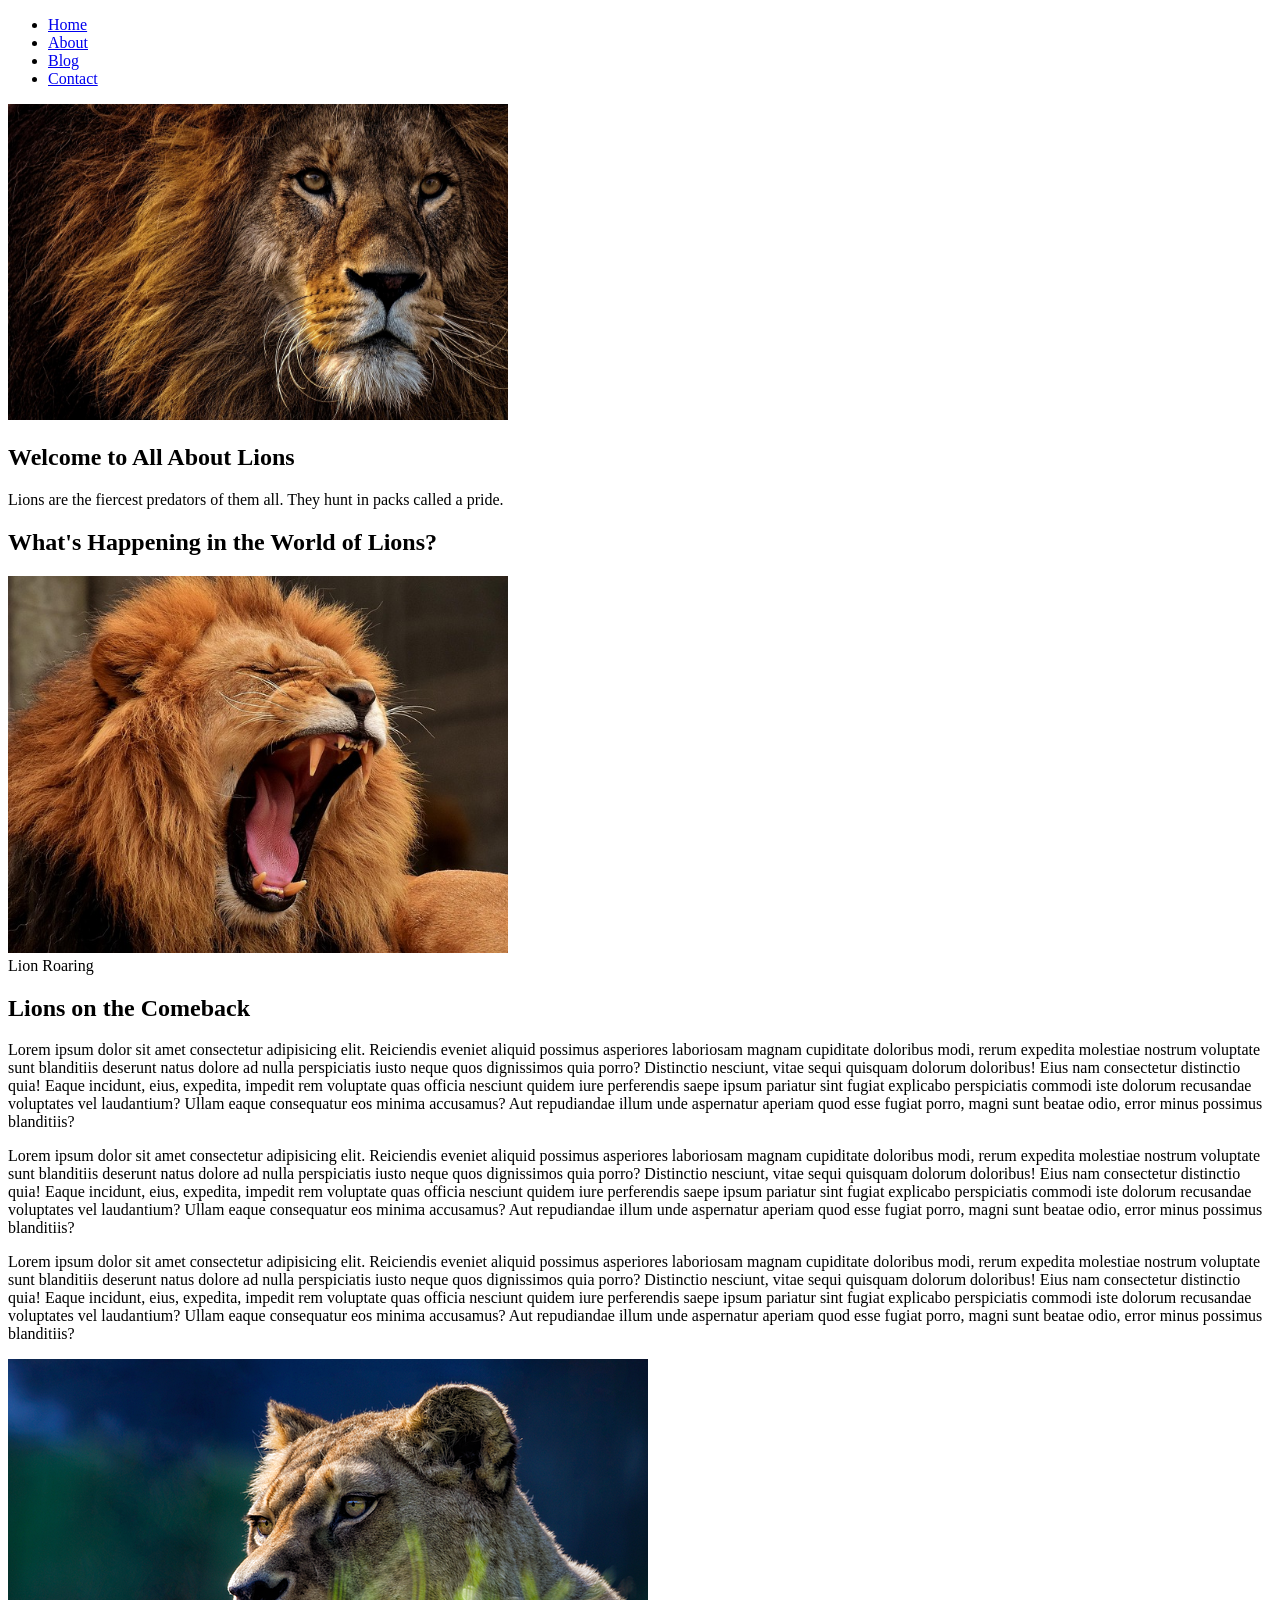
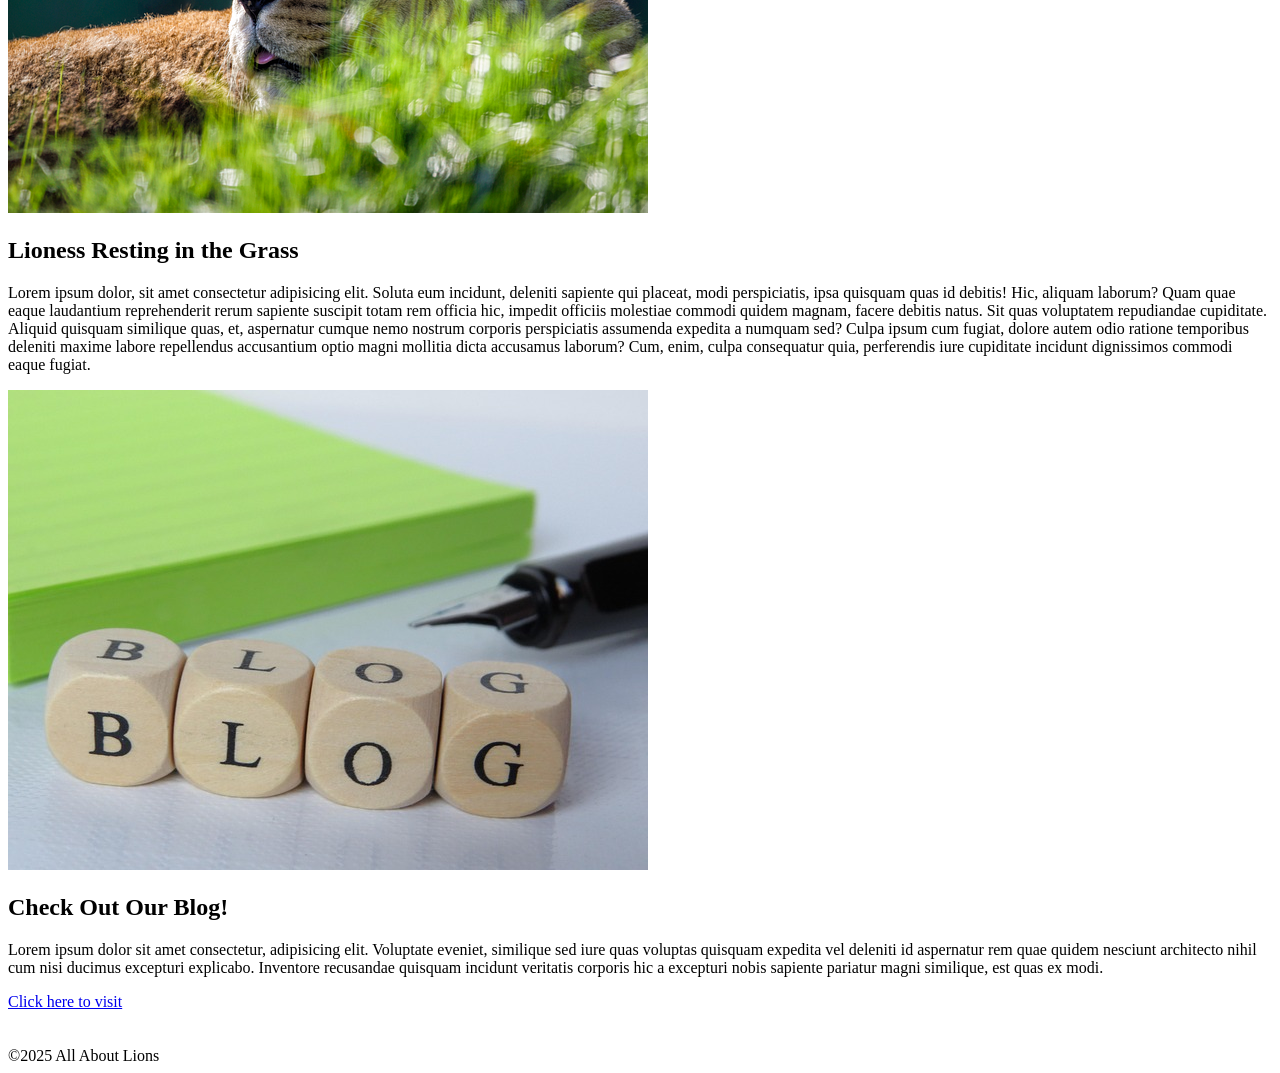
<file: lions-html-website/index.html>
<!DOCTYPE html>
<html lang="en">

<head>
    <meta charset="UTF-8">
    <meta name="viewport" content="width=device-width, initial-scale=1.0">
    <title>All About Lions</title>
</head>

<body>
    <nav>
        <ul>
            <li>
                <a href="index.html">Home</a>
            </li>
            <li>
                <a href="about.html">About</a>
            </li>
            <li>
                <a href="blog.html">Blog</a>
            </li>
            <li>
                <a href="contact.html">Contact</a>
            </li>
        </ul>
    </nav>

    <section class="welcome-section">
        <div>
            <img src="images/home_intro.jpg" alt="male lion" width="500">
        </div>
        <h1>Welcome to All About Lions</h1>
        <p>Lions are the fiercest predators of them all. They hunt in packs called a pride.</p>
    </section>

    <section class="lion-news">
        <h2>What's Happening in the World of Lions?</h2>
        <div>
            <img src="images/home_lion_news.jpg" alt="male lion roaring" width="500">
            <figcaption>Lion Roaring</figcaption>
        </div>
        <article>
            <h2>Lions on the Comeback</h2>
            <p>Lorem ipsum dolor sit amet consectetur adipisicing elit. Reiciendis eveniet aliquid possimus asperiores
                laboriosam magnam cupiditate doloribus modi, rerum expedita molestiae nostrum voluptate sunt blanditiis
                deserunt natus dolore ad nulla perspiciatis iusto neque quos dignissimos quia porro? Distinctio
                nesciunt,
                vitae sequi quisquam dolorum doloribus! Eius nam consectetur distinctio quia! Eaque incidunt, eius,
                expedita, impedit rem voluptate quas officia nesciunt quidem iure perferendis saepe ipsum pariatur sint
                fugiat explicabo perspiciatis commodi iste dolorum recusandae voluptates vel laudantium? Ullam eaque
                consequatur eos minima accusamus? Aut repudiandae illum unde aspernatur aperiam quod esse fugiat porro,
                magni sunt beatae odio, error minus possimus blanditiis?</p>
            <p>Lorem ipsum dolor sit amet consectetur adipisicing elit. Reiciendis eveniet aliquid possimus asperiores
                laboriosam magnam cupiditate doloribus modi, rerum expedita molestiae nostrum voluptate sunt blanditiis
                deserunt natus dolore ad nulla perspiciatis iusto neque quos dignissimos quia porro? Distinctio
                nesciunt,
                vitae sequi quisquam dolorum doloribus! Eius nam consectetur distinctio quia! Eaque incidunt, eius,
                expedita, impedit rem voluptate quas officia nesciunt quidem iure perferendis saepe ipsum pariatur sint
                fugiat explicabo perspiciatis commodi iste dolorum recusandae voluptates vel laudantium? Ullam eaque
                consequatur eos minima accusamus? Aut repudiandae illum unde aspernatur aperiam quod esse fugiat porro,
                magni sunt beatae odio, error minus possimus blanditiis?</p>
            <p>Lorem ipsum dolor sit amet consectetur adipisicing elit. Reiciendis eveniet aliquid possimus asperiores
                laboriosam magnam cupiditate doloribus modi, rerum expedita molestiae nostrum voluptate sunt blanditiis
                deserunt natus dolore ad nulla perspiciatis iusto neque quos dignissimos quia porro? Distinctio
                nesciunt,
                vitae sequi quisquam dolorum doloribus! Eius nam consectetur distinctio quia! Eaque incidunt, eius,
                expedita, impedit rem voluptate quas officia nesciunt quidem iure perferendis saepe ipsum pariatur sint
                fugiat explicabo perspiciatis commodi iste dolorum recusandae voluptates vel laudantium? Ullam eaque
                consequatur eos minima accusamus? Aut repudiandae illum unde aspernatur aperiam quod esse fugiat porro,
                magni sunt beatae odio, error minus possimus blanditiis?</p>
        </article>

        <article>
            <div>
                <img src="images/home_lioness.png" alt="lioness">
            </div>
            <h2>Lioness Resting in the Grass</h2>
            <p>Lorem ipsum dolor, sit amet consectetur adipisicing elit. Soluta eum incidunt, deleniti sapiente qui
                placeat, modi perspiciatis, ipsa quisquam quas id debitis! Hic, aliquam laborum? Quam quae eaque
                laudantium reprehenderit rerum sapiente suscipit totam rem officia hic, impedit officiis molestiae
                commodi quidem magnam, facere debitis natus. Sit quas voluptatem repudiandae cupiditate. Aliquid
                quisquam similique quas, et, aspernatur cumque nemo nostrum corporis perspiciatis assumenda expedita a
                numquam sed? Culpa ipsum cum fugiat, dolore autem odio ratione temporibus deleniti maxime labore
                repellendus accusantium optio magni mollitia dicta accusamus laborum? Cum, enim, culpa consequatur quia,
                perferendis iure cupiditate incidunt dignissimos commodi eaque fugiat.</p>
        </article>
    </section>

    <section class="blog-cta">
        <div>
            <img src="images/home_blog_cta.jpg" alt="visit our blog">
        </div>
        <h2>Check Out Our Blog!</h2>
        <p>
            Lorem ipsum dolor sit amet consectetur, adipisicing elit. Voluptate eveniet, similique sed iure quas
            voluptas quisquam expedita vel deleniti id aspernatur rem quae quidem nesciunt architecto nihil cum nisi
            ducimus excepturi explicabo. Inventore recusandae quisquam incidunt veritatis corporis hic a excepturi nobis
            sapiente pariatur magni similique, est quas ex modi.
        </p>
        <a href="blog.html">Click here to visit</a>
    </section>

    <br>
    <br>

    <footer>
        &copy;2025 All About Lions
    </footer>
</body>

</html>
</file>
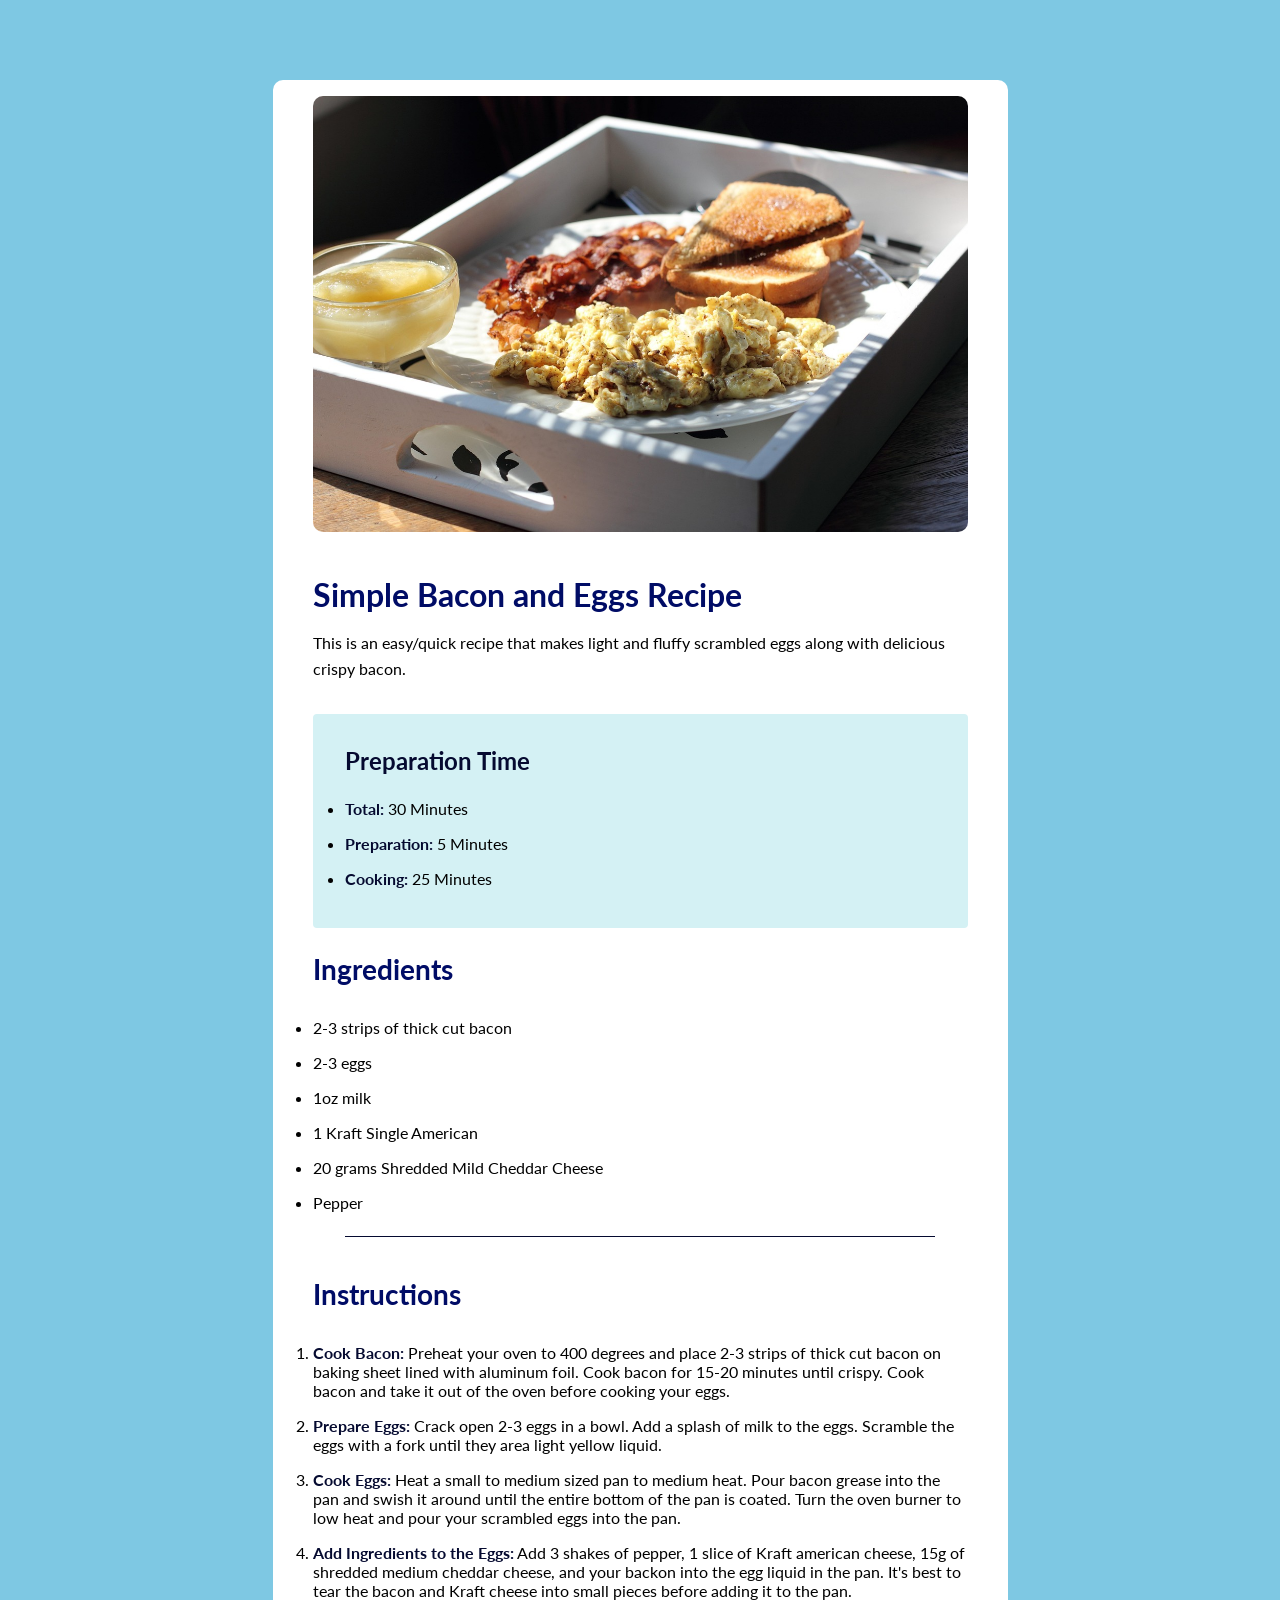
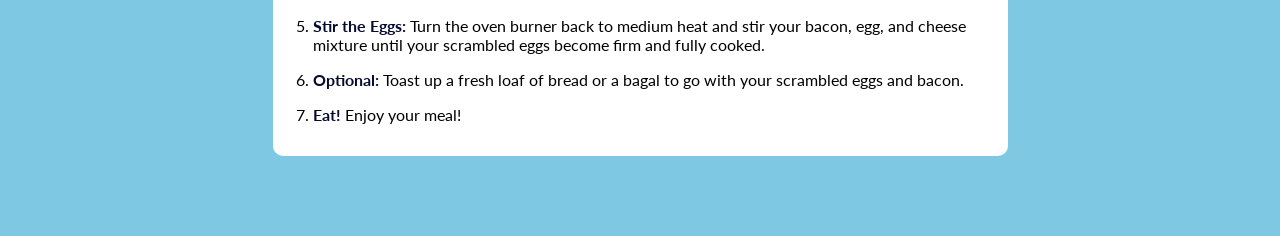
<file: recipe-page/index.html>
<!DOCTYPE html>
<html lang="en">

<head>
    <meta charset="UTF-8">
    <meta name="viewport" content="width=device-width, initial-scale=1.0">
    <title>Bacon and Eggs Recipe</title>
    <link rel="preconnect" href="https://fonts.googleapis.com">
    <link rel="preconnect" href="https://fonts.gstatic.com" crossorigin>
    <link
        href="https://fonts.googleapis.com/css2?family=Lato:ital,wght@0,100;0,300;0,400;0,700;0,900;1,100;1,300;1,400;1,700;1,900&display=swap"
        rel="stylesheet">
    <link rel="stylesheet" href="style.css">
</head>

<body>
    <section class="recipe-container">
        <div class="img-container">
            <img class="recipe-img" src="img/eggs-and-bacon.jpg" alt="bacon and eggs">
        </div>
        <div class="recipe-text-content">
            <h1 class="main-heading">Simple Bacon and Eggs Recipe</h1>
            <p class="light-text">This is an easy/quick recipe that makes light and fluffy scrambled eggs along with
                delicious crispy bacon.</p>
            <div class="prep-content-container">
                <h2 class="prep-heading">Preparation Time</h2>
                <ul class="recipe-list">
                    <li class="recipe-list-item"><span class="dark-text">Total:</span> 30 Minutes</li>
                    <li class="recipe-list-item"><span class="dark-text">Preparation:</span> 5 Minutes</li>
                    <li class="recipe-list-item"><span class="dark-text">Cooking:</span> 25 Minutes</li>
                </ul>
            </div>
            <h3 class="section-heading">Ingredients</h3>
            <ul class="recipe-list">
                <li class="recipe-list-item">2-3 strips of thick cut bacon</li>
                <li class="recipe-list-item">2-3 eggs</li>
                <li class="recipe-list-item">1oz milk</li>
                <li class="recipe-list-item">1 Kraft Single American</li>
                <li class="recipe-list-item">20 grams Shredded Mild Cheddar Cheese</li>
                <li class="recipe-list-item">Pepper</li>
            </ul>

            <div class="divider"></div>

            <h3 class="section-heading">Instructions</h3>
            <ol class="recipe-list">
                <li class="recipe-list-item"><span class="dark-text">Cook Bacon:</span> Preheat your oven to 400 degrees
                    and place 2-3 strips of thick cut bacon on baking sheet lined with aluminum foil. Cook bacon for
                    15-20 minutes until crispy. Cook bacon and take it out of the oven before cooking your eggs.</li>
                <li class="recipe-list-item"><span class="dark-text">Prepare Eggs:</span> Crack open 2-3 eggs in a bowl.
                    Add a splash of milk to the eggs. Scramble the eggs with a fork until they area light yellow liquid.
                </li>
                <li class="recipe-list-item"><span class="dark-text">Cook Eggs:</span> Heat a small to medium sized pan
                    to medium heat. Pour bacon grease into the pan and swish it around until the entire bottom of the
                    pan is coated. Turn the oven burner to low heat and pour your scrambled eggs into the pan.</li>
                <li class="recipe-list-item"><span class="dark-text">Add Ingredients to the Eggs:</span> Add 3 shakes of
                    pepper, 1 slice of Kraft american cheese, 15g of shredded medium cheddar cheese, and your backon
                    into the egg liquid in the pan. It's best to tear the bacon and Kraft cheese into small pieces
                    before adding it to the pan.</li>
                <li class="recipe-list-item"><span class="dark-text">Stir the Eggs:</span> Turn the oven burner back to
                    medium heat and stir your bacon, egg, and cheese mixture until your scrambled eggs become firm and
                    fully cooked.</li>
                <li class="recipe-list-item"><span class="dark-text">Optional:</span> Toast up a fresh loaf of bread or
                    a bagal to go with your scrambled eggs and bacon.</li>
                <li class="recipe-list-item"><span class="dark-text">Eat!</span> Enjoy your meal!</li>
            </ol>
        </div>
    </section>
</body>

</html>
</file>
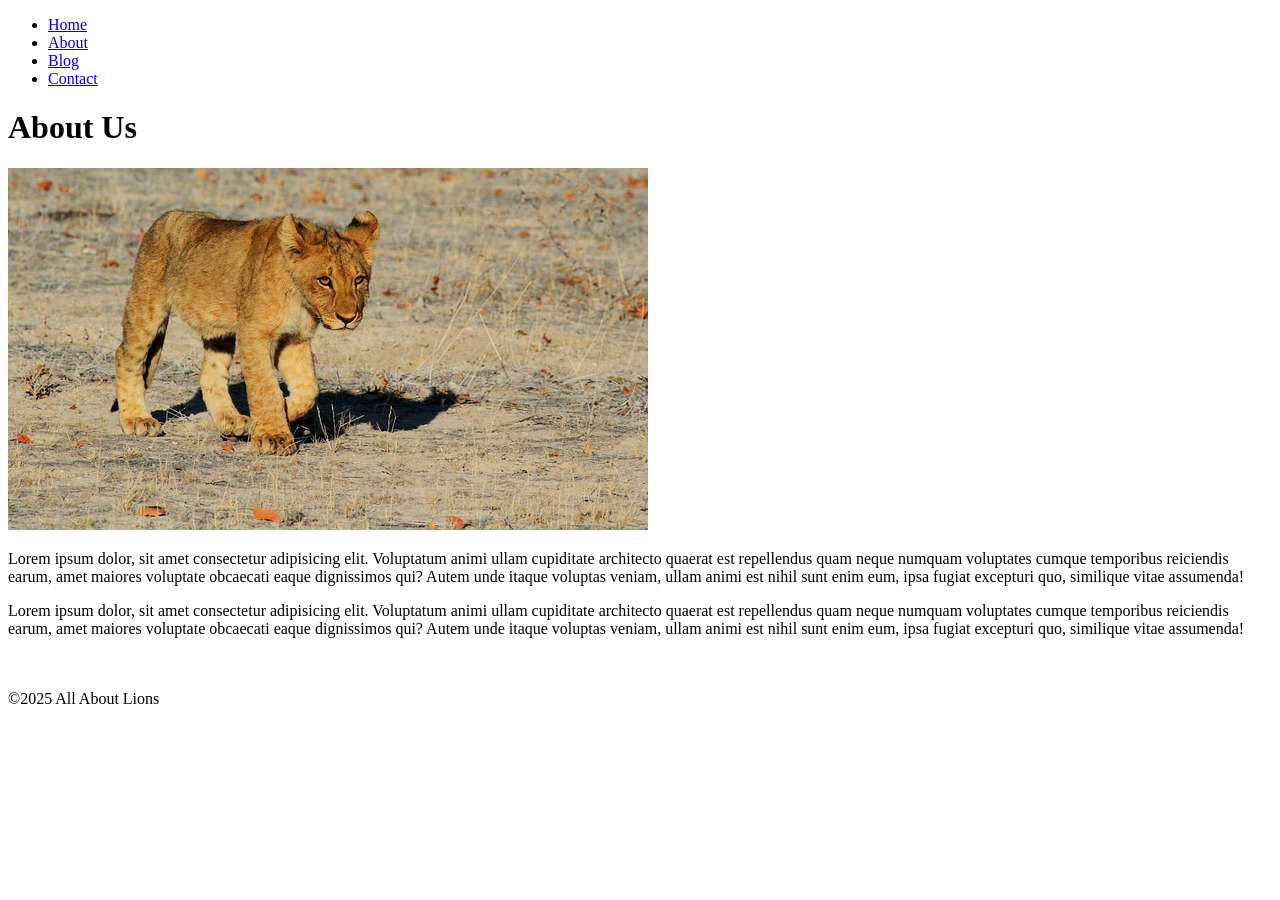
<file: lions-html-website/about.html>
<!DOCTYPE html>
<html lang="en">

<head>
    <meta charset="UTF-8">
    <meta name="viewport" content="width=device-width, initial-scale=1.0">
    <title>All About Lions | About</title>
</head>

<body>
    <nav>
        <ul>
            <li>
                <a href="index.html">Home</a>
            </li>
            <li>
                <a href="about.html">About</a>
            </li>
            <li>
                <a href="blog.html">Blog</a>
            </li>
            <li>
                <a href="contact.html">Contact</a>
            </li>
        </ul>
    </nav>

    <h1>About Us</h1>

    <section class="about">
        <div>
            <img src="images/about_cub.jpg" alt="lion cub">
        </div>
        <p>Lorem ipsum dolor, sit amet consectetur adipisicing elit. Voluptatum animi ullam cupiditate architecto
            quaerat est repellendus quam neque numquam voluptates cumque temporibus reiciendis earum, amet maiores
            voluptate obcaecati eaque dignissimos qui? Autem unde itaque voluptas veniam, ullam animi est nihil sunt
            enim eum, ipsa fugiat excepturi quo, similique vitae assumenda!</p>
        <p>Lorem ipsum dolor, sit amet consectetur adipisicing elit. Voluptatum animi ullam cupiditate architecto
            quaerat est repellendus quam neque numquam voluptates cumque temporibus reiciendis earum, amet maiores
            voluptate obcaecati eaque dignissimos qui? Autem unde itaque voluptas veniam, ullam animi est nihil sunt
            enim eum, ipsa fugiat excepturi quo, similique vitae assumenda!</p>
    </section>

    <br>
    <br>

    <footer>
        &copy;2025 All About Lions
    </footer>
</body>

</html>
</file>
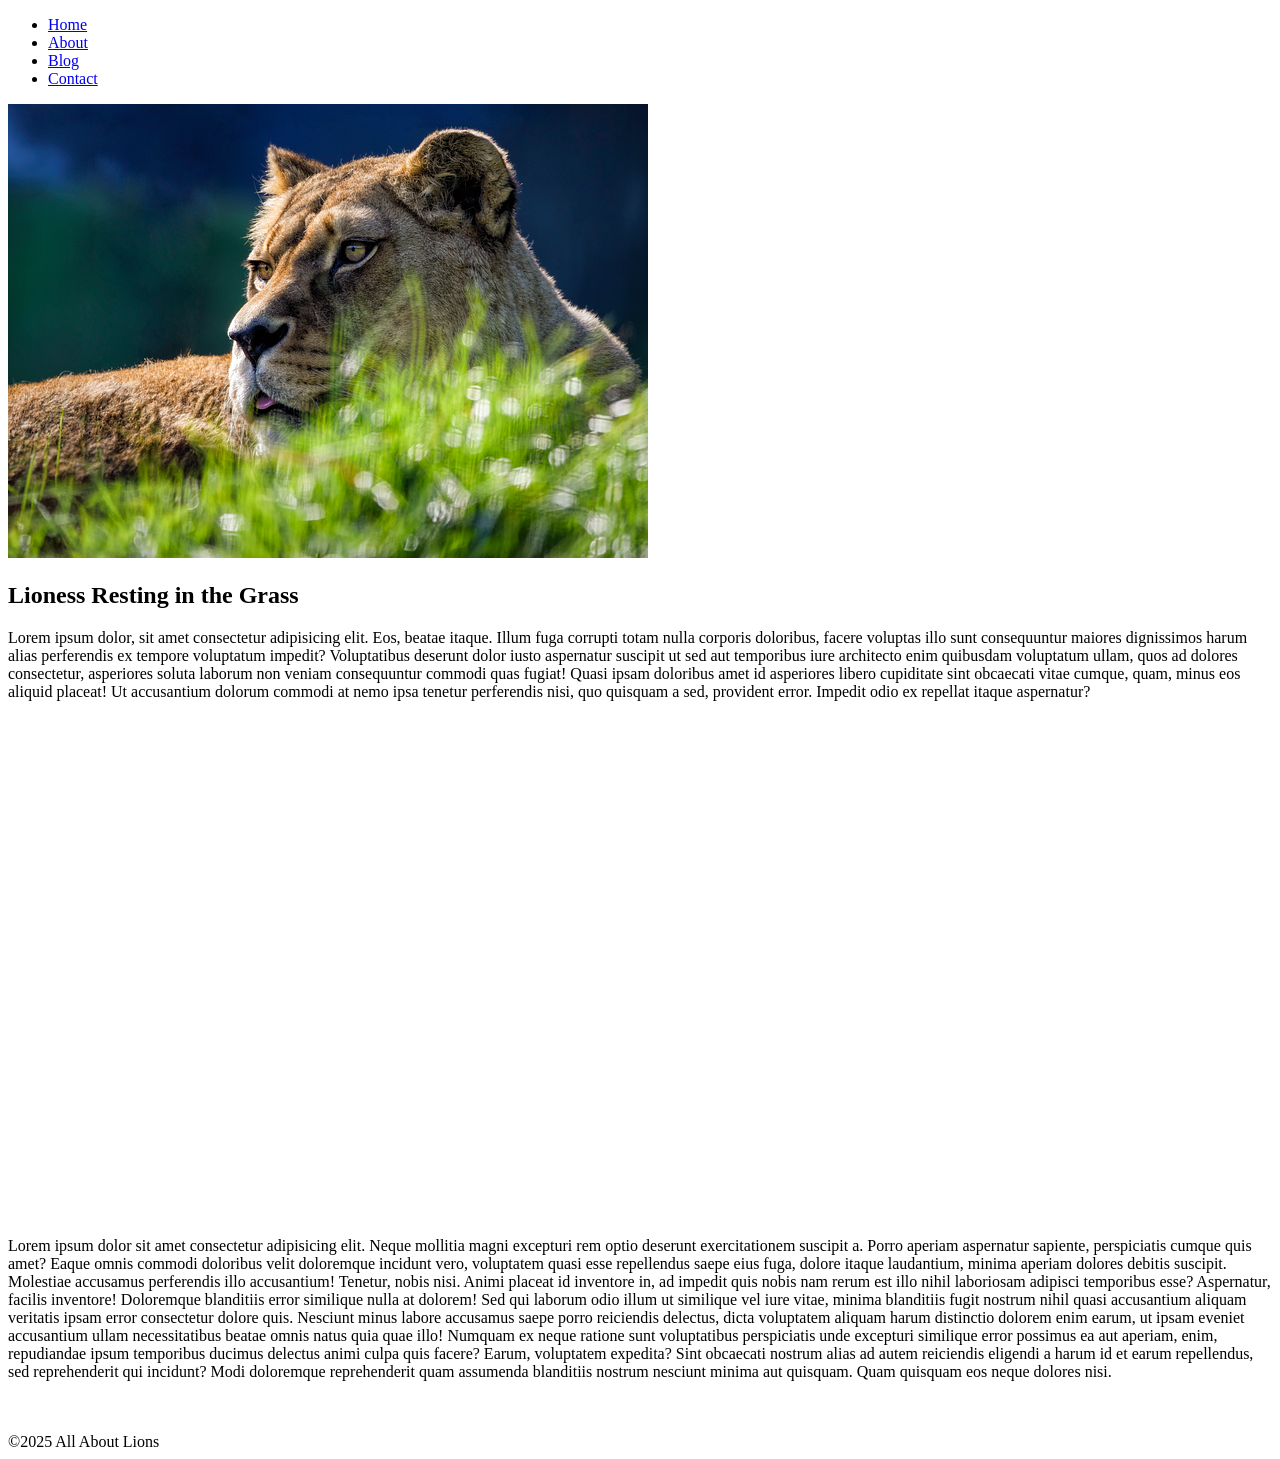
<file: lions-html-website/blog-post-1.html>
<!DOCTYPE html>
<html lang="en">

<head>
    <meta charset="UTF-8">
    <meta name="viewport" content="width=device-width, initial-scale=1.0">
    <title>All About Lions | Blog Post 1</title>
</head>

<body>
    <nav>
        <ul>
            <li>
                <a href="index.html">Home</a>
            </li>
            <li>
                <a href="about.html">About</a>
            </li>
            <li>
                <a href="blog.html">Blog</a>
            </li>
            <li>
                <a href="contact.html">Contact</a>
            </li>
        </ul>
    </nav>

    <article>
        <div>
            <img src="images/home_lioness.png" alt="lioness">
        </div>
        <h2>Lioness Resting in the Grass</h2>
        <p>Lorem ipsum dolor, sit amet consectetur adipisicing elit. Eos, beatae itaque. Illum fuga corrupti totam nulla
            corporis doloribus, facere voluptas illo sunt consequuntur maiores dignissimos harum alias perferendis ex
            tempore voluptatum impedit? Voluptatibus deserunt dolor iusto aspernatur suscipit ut sed aut temporibus iure
            architecto enim quibusdam voluptatum ullam, quos ad dolores consectetur, asperiores soluta laborum non
            veniam consequuntur commodi quas fugiat! Quasi ipsam doloribus amet id asperiores libero cupiditate sint
            obcaecati vitae cumque, quam, minus eos aliquid placeat! Ut accusantium dolorum commodi at nemo ipsa tenetur
            perferendis nisi, quo quisquam a sed, provident error. Impedit odio ex repellat itaque aspernatur?</p>

        <iframe width="500" height="500" src="https://www.youtube.com/embed/OMkEVX23BdM"
            title="Lions 101 | Nat Geo Wild" frameborder="0"
            allow="accelerometer; autoplay; clipboard-write; encrypted-media; gyroscope; picture-in-picture; web-share"
            referrerpolicy="strict-origin-when-cross-origin" allowfullscreen></iframe>

        <p>Lorem ipsum dolor sit amet consectetur adipisicing elit. Neque mollitia magni excepturi rem optio deserunt
            exercitationem suscipit a. Porro aperiam aspernatur sapiente, perspiciatis cumque quis amet? Eaque omnis
            commodi doloribus velit doloremque incidunt vero, voluptatem quasi esse repellendus saepe eius fuga, dolore
            itaque laudantium, minima aperiam dolores debitis suscipit. Molestiae accusamus perferendis illo
            accusantium! Tenetur, nobis nisi. Animi placeat id inventore in, ad impedit quis nobis nam rerum est illo
            nihil laboriosam adipisci temporibus esse? Aspernatur, facilis inventore! Doloremque blanditiis error
            similique nulla at dolorem! Sed qui laborum odio illum ut similique vel iure vitae, minima blanditiis fugit
            nostrum nihil quasi accusantium aliquam veritatis ipsam error consectetur dolore quis. Nesciunt minus labore
            accusamus saepe porro reiciendis delectus, dicta voluptatem aliquam harum distinctio dolorem enim earum, ut
            ipsam eveniet accusantium ullam necessitatibus beatae omnis natus quia quae illo! Numquam ex neque ratione
            sunt voluptatibus perspiciatis unde excepturi similique error possimus ea aut aperiam, enim, repudiandae
            ipsum temporibus ducimus delectus animi culpa quis facere? Earum, voluptatem expedita? Sint obcaecati
            nostrum alias ad autem reiciendis eligendi a harum id et earum repellendus, sed reprehenderit qui incidunt?
            Modi doloremque reprehenderit quam assumenda blanditiis nostrum nesciunt minima aut quisquam. Quam quisquam
            eos neque dolores nisi.</p>
    </article>

    <br>
    <br>

    <footer>
        &copy;2025 All About Lions
    </footer>
</body>

</html>
</file>
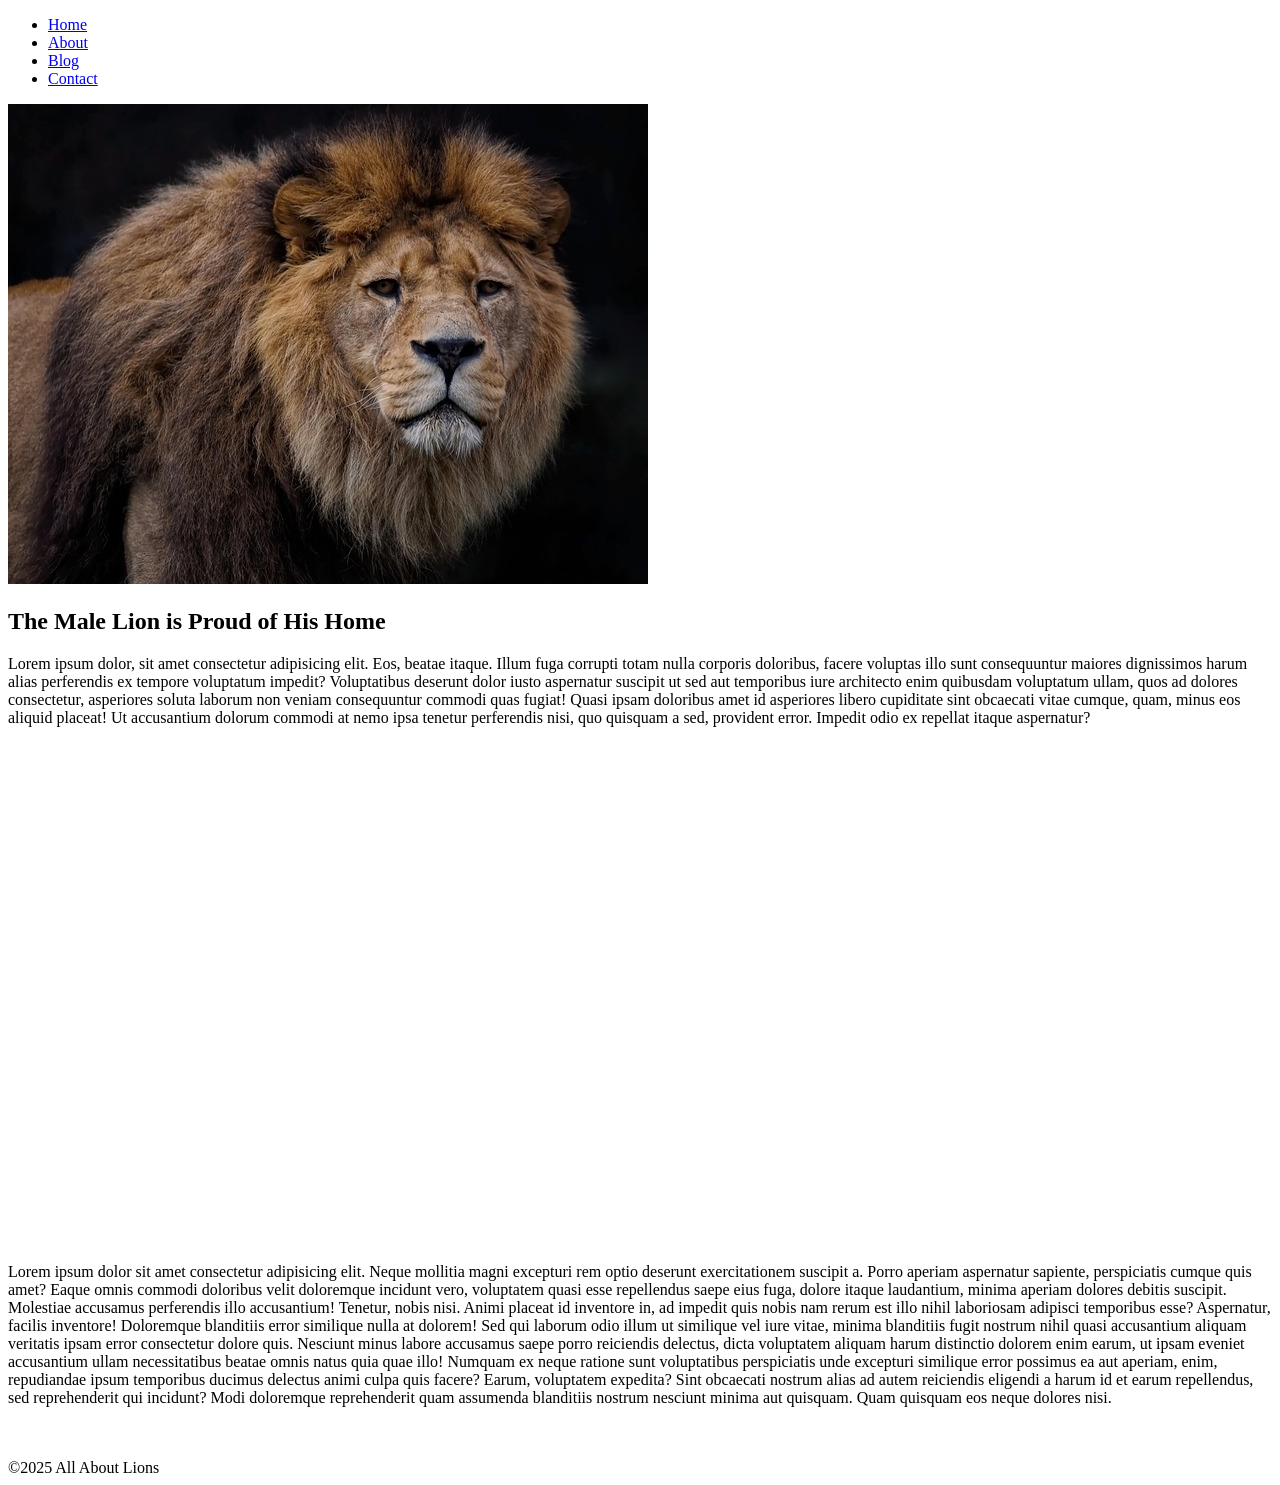
<file: lions-html-website/blog-post-2.html>
<!DOCTYPE html>
<html lang="en">

<head>
    <meta charset="UTF-8">
    <meta name="viewport" content="width=device-width, initial-scale=1.0">
    <title>All About Lions | Blog Post 2</title>
</head>

<body>
    <nav>
        <ul>
            <li>
                <a href="index.html">Home</a>
            </li>
            <li>
                <a href="about.html">About</a>
            </li>
            <li>
                <a href="blog.html">Blog</a>
            </li>
            <li>
                <a href="contact.html">Contact</a>
            </li>
        </ul>
    </nav>

    <article>
        <div>
            <img src="images/blog-2-lion.jpg" alt="lion">
        </div>
        <h2>The Male Lion is Proud of His Home</h2>
        <p>Lorem ipsum dolor, sit amet consectetur adipisicing elit. Eos, beatae itaque. Illum fuga corrupti totam nulla
            corporis doloribus, facere voluptas illo sunt consequuntur maiores dignissimos harum alias perferendis ex
            tempore voluptatum impedit? Voluptatibus deserunt dolor iusto aspernatur suscipit ut sed aut temporibus iure
            architecto enim quibusdam voluptatum ullam, quos ad dolores consectetur, asperiores soluta laborum non
            veniam consequuntur commodi quas fugiat! Quasi ipsam doloribus amet id asperiores libero cupiditate sint
            obcaecati vitae cumque, quam, minus eos aliquid placeat! Ut accusantium dolorum commodi at nemo ipsa tenetur
            perferendis nisi, quo quisquam a sed, provident error. Impedit odio ex repellat itaque aspernatur?</p>

        <iframe width="500" height="500" src="https://www.youtube.com/embed/8-6YqxYAkd0"
            title="Lions: Kings of the Savannah | Roar of the Wild Ep. 1 | 4K UHD Documentary" frameborder="0"
            allow="accelerometer; autoplay; clipboard-write; encrypted-media; gyroscope; picture-in-picture; web-share"
            referrerpolicy="strict-origin-when-cross-origin" allowfullscreen></iframe>

        <p>Lorem ipsum dolor sit amet consectetur adipisicing elit. Neque mollitia magni excepturi rem optio deserunt
            exercitationem suscipit a. Porro aperiam aspernatur sapiente, perspiciatis cumque quis amet? Eaque omnis
            commodi doloribus velit doloremque incidunt vero, voluptatem quasi esse repellendus saepe eius fuga, dolore
            itaque laudantium, minima aperiam dolores debitis suscipit. Molestiae accusamus perferendis illo
            accusantium! Tenetur, nobis nisi. Animi placeat id inventore in, ad impedit quis nobis nam rerum est illo
            nihil laboriosam adipisci temporibus esse? Aspernatur, facilis inventore! Doloremque blanditiis error
            similique nulla at dolorem! Sed qui laborum odio illum ut similique vel iure vitae, minima blanditiis fugit
            nostrum nihil quasi accusantium aliquam veritatis ipsam error consectetur dolore quis. Nesciunt minus labore
            accusamus saepe porro reiciendis delectus, dicta voluptatem aliquam harum distinctio dolorem enim earum, ut
            ipsam eveniet accusantium ullam necessitatibus beatae omnis natus quia quae illo! Numquam ex neque ratione
            sunt voluptatibus perspiciatis unde excepturi similique error possimus ea aut aperiam, enim, repudiandae
            ipsum temporibus ducimus delectus animi culpa quis facere? Earum, voluptatem expedita? Sint obcaecati
            nostrum alias ad autem reiciendis eligendi a harum id et earum repellendus, sed reprehenderit qui incidunt?
            Modi doloremque reprehenderit quam assumenda blanditiis nostrum nesciunt minima aut quisquam. Quam quisquam
            eos neque dolores nisi.</p>
    </article>

    <br>
    <br>

    <footer>
        &copy;2025 All About Lions
    </footer>
</body>

</html>
</file>
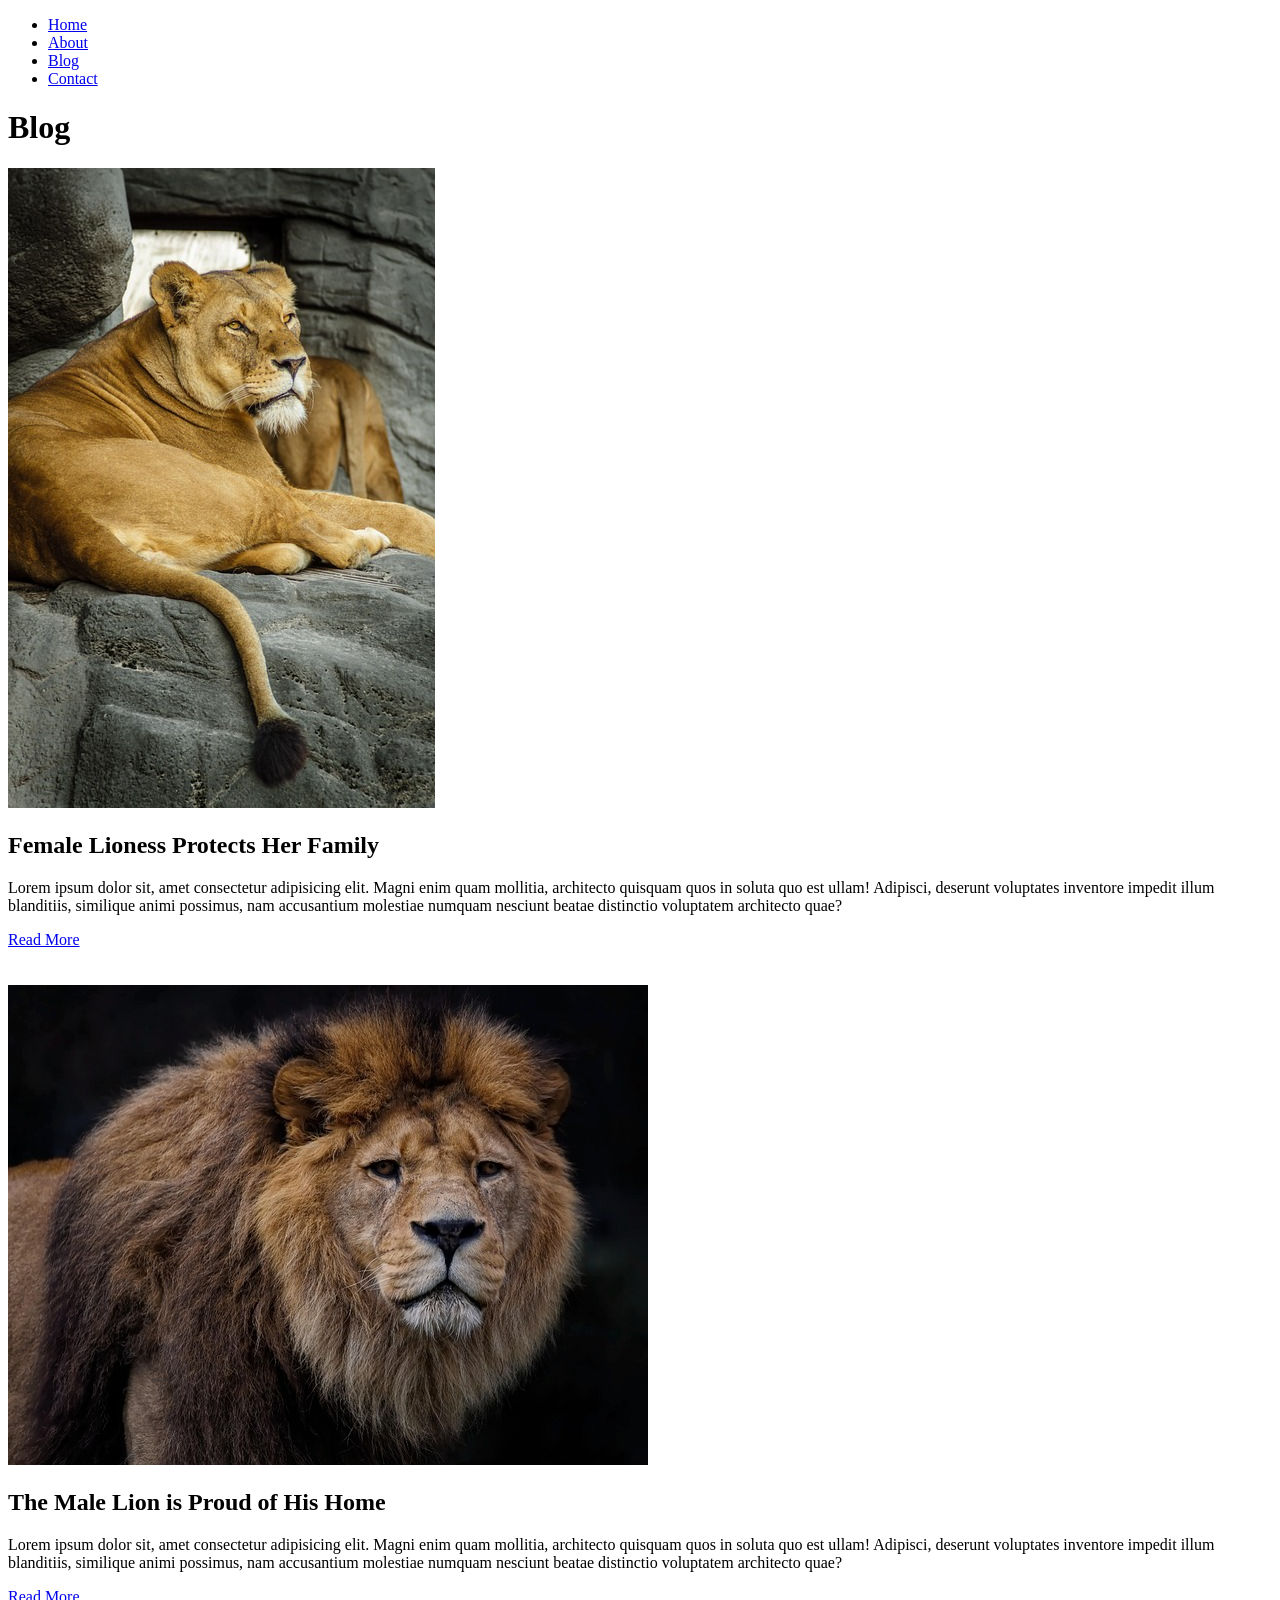
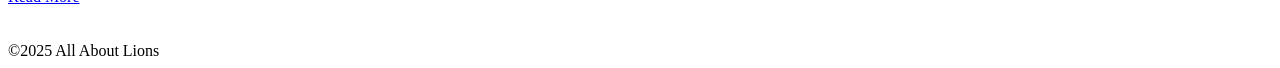
<file: lions-html-website/blog.html>
<!DOCTYPE html>
<html lang="en">

<head>
    <meta charset="UTF-8">
    <meta name="viewport" content="width=device-width, initial-scale=1.0">
    <title>All About Lions | Blog</title>
</head>

<body>
    <nav>
        <ul>
            <li>
                <a href="index.html">Home</a>
            </li>
            <li>
                <a href="about.html">About</a>
            </li>
            <li>
                <a href="blog.html">Blog</a>
            </li>
            <li>
                <a href="contact.html">Contact</a>
            </li>
        </ul>
    </nav>

    <h1>Blog</h1>

    <section class="blog">
        <div class="blog-post-preview">
            <div>
                <img src="images/blog-1-lioness.jpg" alt="lioness">
            </div>
            <h2>Female Lioness Protects Her Family</h2>
            <p>Lorem ipsum dolor sit, amet consectetur adipisicing elit. Magni enim quam mollitia, architecto quisquam
                quos
                in soluta quo est ullam! Adipisci, deserunt voluptates inventore impedit illum blanditiis, similique
                animi
                possimus, nam accusantium molestiae numquam nesciunt beatae distinctio voluptatem architecto quae?</p>
            <a href="blog-post-1.html">Read More</a>
        </div>

        <br>
        <br>

        <div class="blog-post-preview">
            <div>
                <img src="images/blog-2-lion.jpg" alt="lion">
            </div>
            <h2>The Male Lion is Proud of His Home</h2>
            <p>Lorem ipsum dolor sit, amet consectetur adipisicing elit. Magni enim quam mollitia, architecto quisquam
                quos
                in soluta quo est ullam! Adipisci, deserunt voluptates inventore impedit illum blanditiis, similique
                animi
                possimus, nam accusantium molestiae numquam nesciunt beatae distinctio voluptatem architecto quae?</p>
            <a href="blog-post-2.html">Read More</a>
        </div>
    </section>

    <br>
    <br>

    <footer>
        &copy;2025 All About Lions
    </footer>
</body>

</html>
</file>
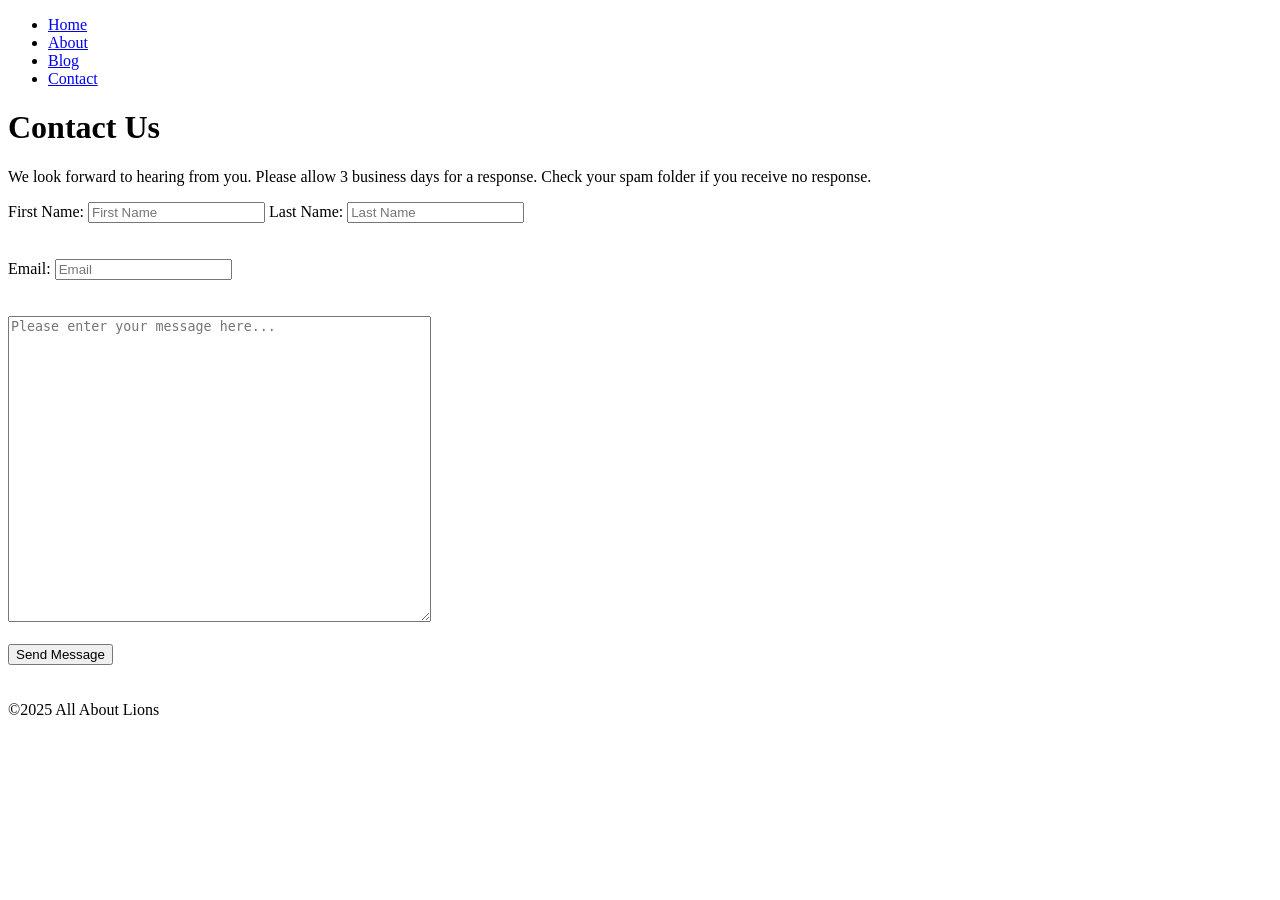
<file: lions-html-website/contact.html>
<!DOCTYPE html>
<html lang="en">

<head>
    <meta charset="UTF-8">
    <meta name="viewport" content="width=device-width, initial-scale=1.0">
    <title>All About Lions | Contact</title>
</head>

<body>
    <nav>
        <ul>
            <li>
                <a href="index.html">Home</a>
            </li>
            <li>
                <a href="about.html">About</a>
            </li>
            <li>
                <a href="blog.html">Blog</a>
            </li>
            <li>
                <a href="contact.html">Contact</a>
            </li>
        </ul>
    </nav>

    <h1>Contact Us</h1>
    <p>We look forward to hearing from you. Please allow 3 business days for a response. Check your spam folder if you
        receive no response.</p>

    <form>
        <label for="fname">First Name:</label>
        <input type="text" id="fname" name="fname" placeholder="First Name" required>
        <label for="lname">Last Name:</label>
        <input type="text" id="lname" name="lname" placeholder="Last Name" required>
        <br>
        <br>
        <br>
        <div>
            <label for="email">Email:</label>
            <input type="email" placeholder="Email">
        </div>
        <br>
        <br>
        <textarea rows="20" cols="50" placeholder="Please enter your message here..." required></textarea>
        <br>
        <br>
        <input type="submit" value="Send Message">
    </form>

    <br>
    <br>

    <footer>
        &copy;2025 All About Lions
    </footer>
</body>

</html>
</file>
<file: recipe-page/style.css>
* {
    padding: 0;
    margin: 0;
    box-sizing: border-box;
}

body {
    font-family: "Lato", sans-serif;
    background-color: #7ec8e3;
}

.recipe-container {
    background-color: white;
    width: 735px;
    margin: 5rem auto;
    border-radius: 10px;
}

.img-container {
    text-align: center;
}

.recipe-img {
    width: 655px;
    margin: 1rem 0;
    border-radius: 10px;
}

.recipe-text-content {
    padding: 1.5rem 2.5rem;
}

.main-heading {
    font-size: 32px;
    font-weight: 700;
    color: #000c66;
    padding-bottom: 1rem;
}

.light-text {
    line-height: 1.6;
}

.prep-content-container {
    background-color: #d4f1f4;
    border-radius: 4px;
    padding: 2rem;
    margin-top: 2rem;
}

.prep-heading {
  color: #050a30;  
  font-size: 24px;
  padding-bottom: 1rem;
}

.recipe-list-item {
    padding: 0.5rem 0;
}

.dark-text {
    color: #050a30;
    font-weight: 700;
}

.section-heading {
    font-size: 28px;
    color: #000c66;
    padding: 1.5rem 0;
}

.divider {
    background-color: #050a30;
    height: 1px;
    width: 90%;
    margin: 1rem auto;
}
</file>
